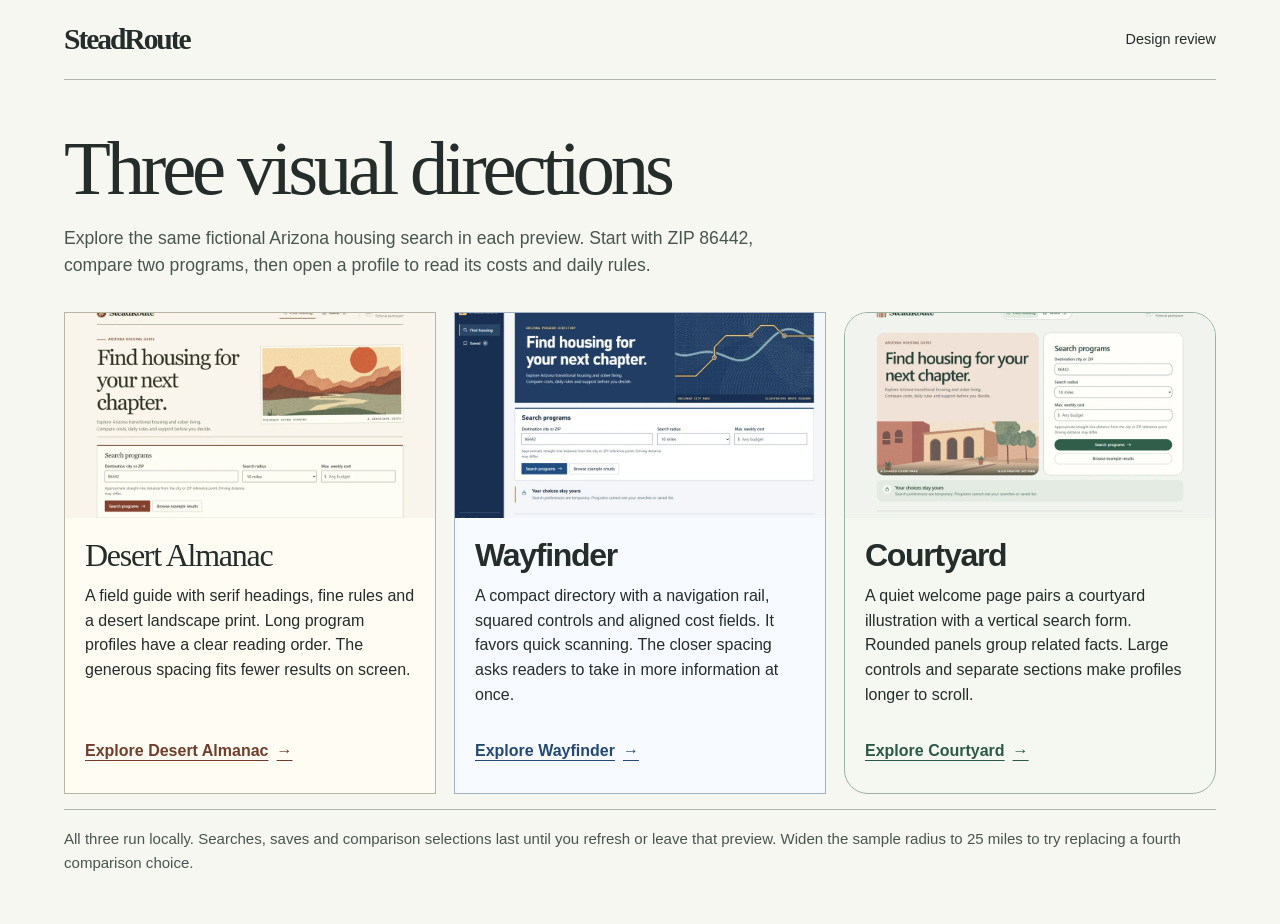
<file: docs/design-concepts/index.html>
<!doctype html>
<html lang="en">
<head>
  <meta charset="utf-8">
  <meta name="viewport" content="width=device-width, initial-scale=1">
  <title>Three visual directions · SteadRoute</title>
  <link rel="stylesheet" href="review.css">
</head>
<body>
  <header><strong>SteadRoute</strong><span>Design review</span></header>
  <main>
    <h1>Three visual directions</h1>
    <p class="intro">Explore the same fictional Arizona housing search in each preview. Start with ZIP 86442, compare two programs, then open a profile to read its costs and daily rules.</p>
    <div class="gallery">
      <article class="almanac"><a class="image" tabindex="-1" aria-hidden="true" href="almanac.html"><img src="art/almanac-preview.webp" alt=""></a>
        <div><h2>Desert Almanac</h2><p>A field guide with serif headings, fine rules and a desert landscape print. Long program profiles have a clear reading order. The generous spacing fits fewer results on screen.</p>
        <a href="almanac.html">Explore Desert Almanac <span aria-hidden="true">→</span></a></div></article>
      <article class="wayfinder"><a class="image" tabindex="-1" aria-hidden="true" href="wayfinder.html"><img src="art/wayfinder-preview.webp" alt=""></a>
        <div><h2>Wayfinder</h2><p>A compact directory with a navigation rail, squared controls and aligned cost fields. It favors quick scanning. The closer spacing asks readers to take in more information at once.</p>
        <a href="wayfinder.html">Explore Wayfinder <span aria-hidden="true">→</span></a></div></article>
      <article class="courtyard"><a class="image" tabindex="-1" aria-hidden="true" href="courtyard.html"><img src="art/courtyard-preview.webp" alt=""></a>
        <div><h2>Courtyard</h2><p>A quiet welcome page pairs a courtyard illustration with a vertical search form. Rounded panels group related facts. Large controls and separate sections make profiles longer to scroll.</p>
        <a href="courtyard.html">Explore Courtyard <span aria-hidden="true">→</span></a></div></article>
    </div>
    <p class="note">All three run locally. Searches, saves and comparison selections last until you refresh or leave that preview. Widen the sample radius to 25 miles to try replacing a fourth comparison choice.</p>
  </main>
</body>
</html>
</file>
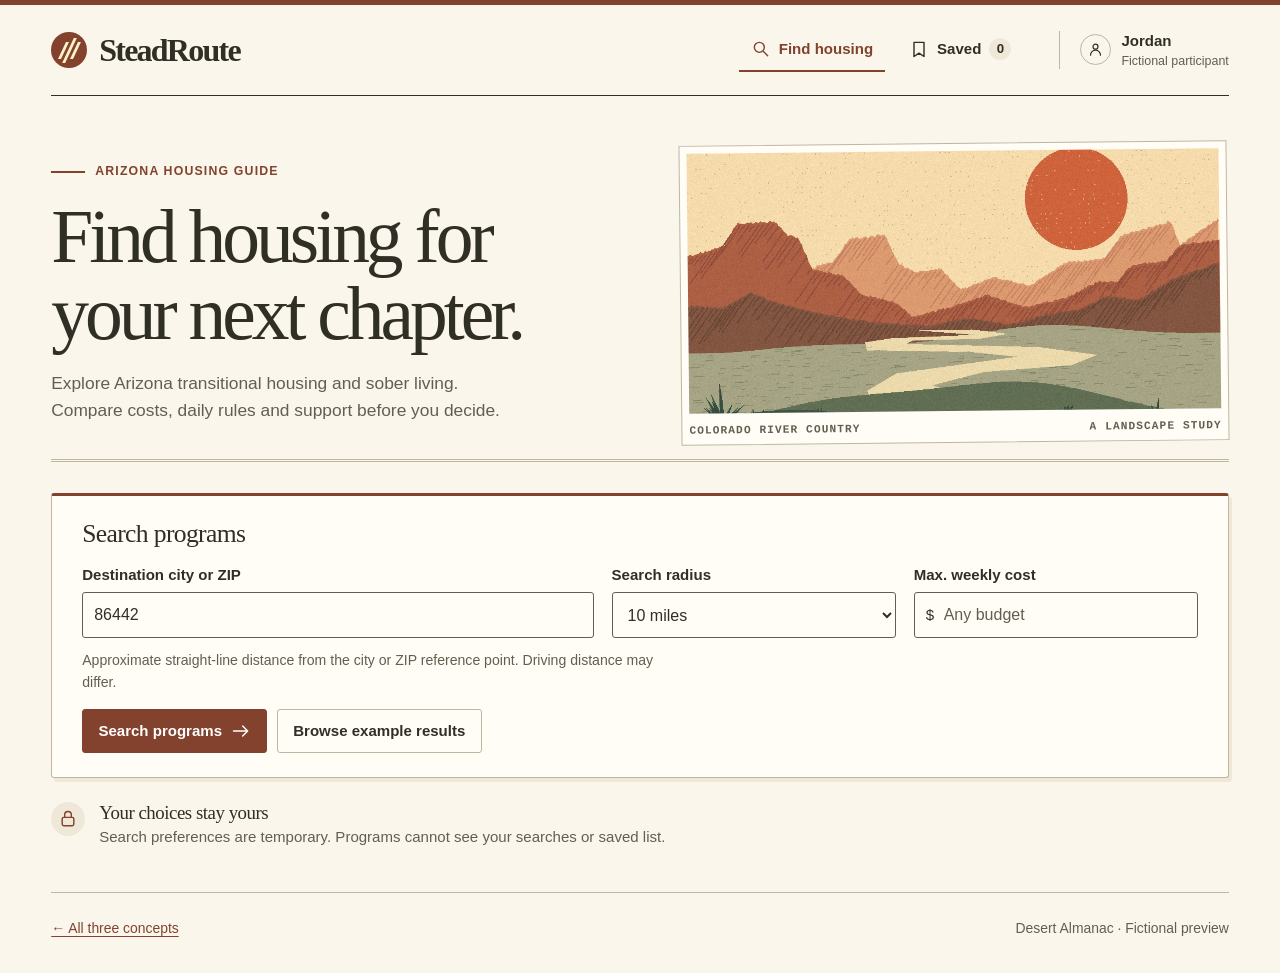
<file: docs/design-concepts/almanac.html>
<!doctype html>
<html lang="en">
<head>
  <meta charset="utf-8">
  <meta name="viewport" content="width=device-width, initial-scale=1">
  <title>Desert Almanac · SteadRoute</title>
  <link rel="stylesheet" href="concepts.css">
  <script defer src="catalog.js"></script>
  <script defer src="preview.js"></script>
</head>
<body class="almanac" data-concept="almanac">
  <a class="skip" href="#content">Skip to content</a>
  <header id="masthead"></header>
  <main id="content" tabindex="-1"></main>
  <footer><a href="index.html">← All three concepts</a><span>Desert Almanac · Fictional preview</span></footer>
  <p class="sr" id="announcement" role="status" aria-live="polite"></p>
  <dialog id="choice" aria-labelledby="dialog-title"></dialog>
</body>
</html>
</file>
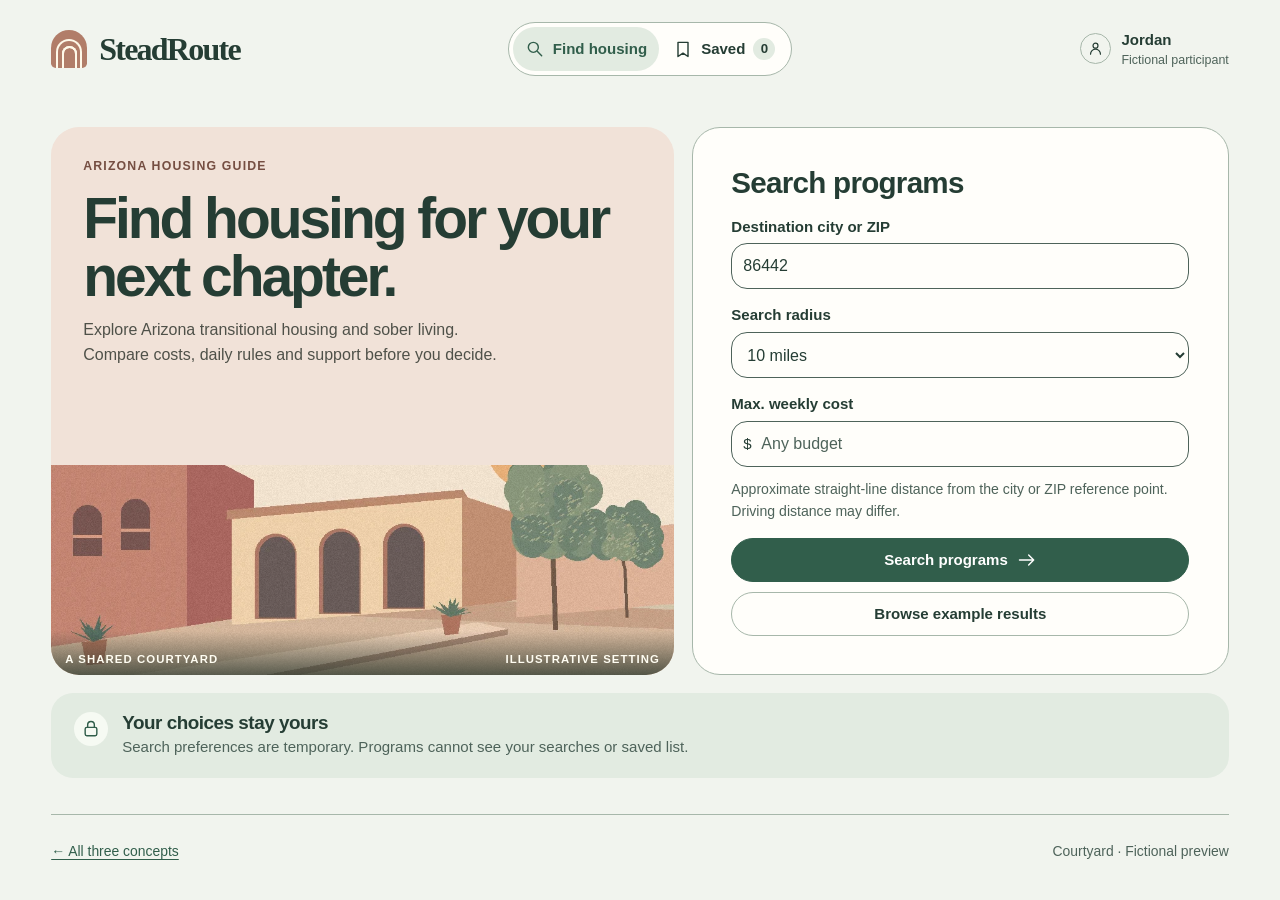
<file: docs/design-concepts/courtyard.html>
<!doctype html>
<html lang="en">
<head>
  <meta charset="utf-8">
  <meta name="viewport" content="width=device-width, initial-scale=1">
  <title>Courtyard · SteadRoute</title>
  <link rel="stylesheet" href="concepts.css">
  <script defer src="catalog.js"></script>
  <script defer src="preview.js"></script>
</head>
<body class="courtyard" data-concept="courtyard">
  <a class="skip" href="#content">Skip to content</a>
  <header id="masthead"></header>
  <main id="content" tabindex="-1"></main>
  <footer><a href="index.html">← All three concepts</a><span>Courtyard · Fictional preview</span></footer>
  <p class="sr" id="announcement" role="status" aria-live="polite"></p>
  <dialog id="choice" aria-labelledby="dialog-title"></dialog>
</body>
</html>
</file>
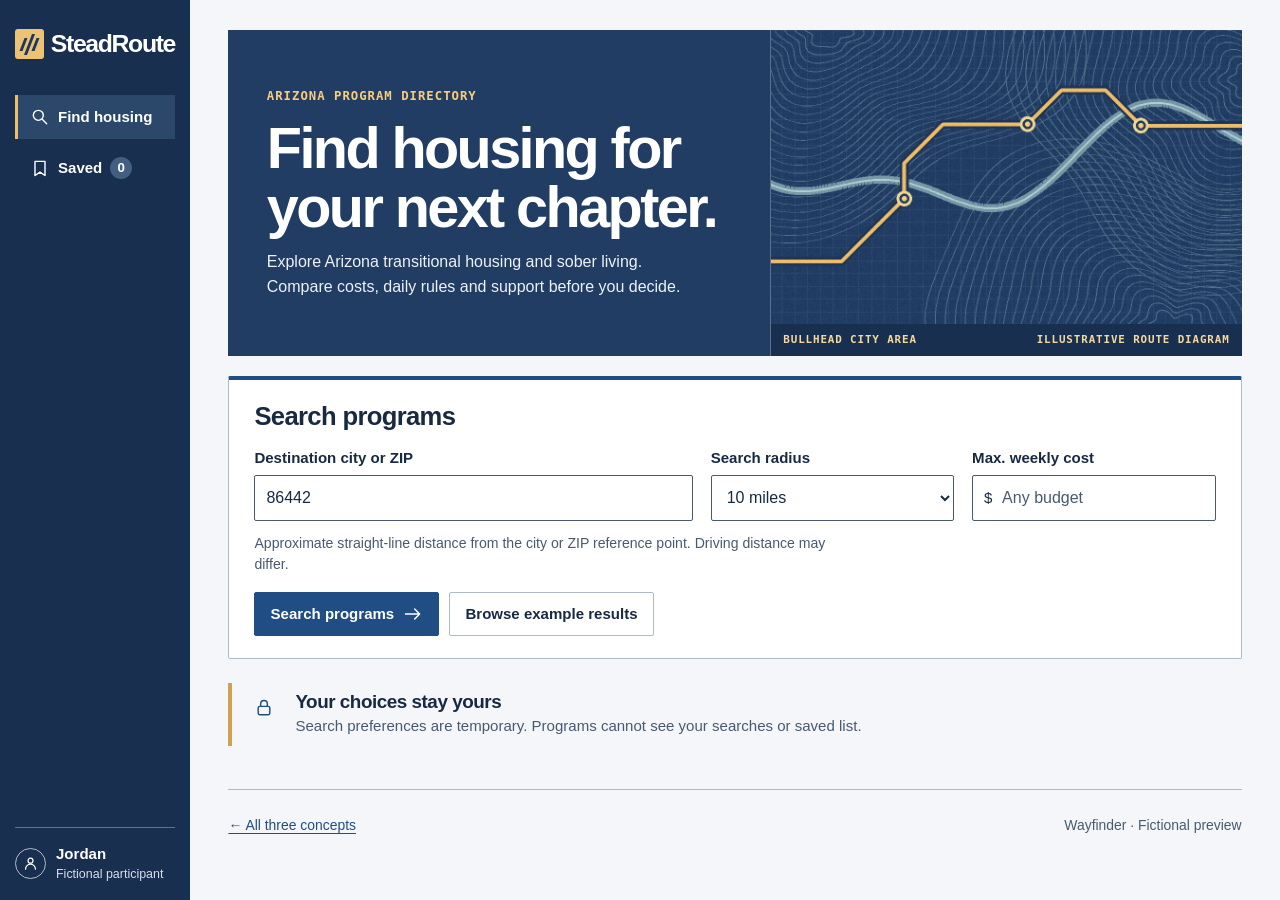
<file: docs/design-concepts/wayfinder.html>
<!doctype html>
<html lang="en">
<head>
  <meta charset="utf-8">
  <meta name="viewport" content="width=device-width, initial-scale=1">
  <title>Wayfinder · SteadRoute</title>
  <link rel="stylesheet" href="concepts.css">
  <script defer src="catalog.js"></script>
  <script defer src="preview.js"></script>
</head>
<body class="wayfinder" data-concept="wayfinder">
  <a class="skip" href="#content">Skip to content</a>
  <header id="masthead"></header>
  <main id="content" tabindex="-1"></main>
  <footer><a href="index.html">← All three concepts</a><span>Wayfinder · Fictional preview</span></footer>
  <p class="sr" id="announcement" role="status" aria-live="polite"></p>
  <dialog id="choice" aria-labelledby="dialog-title"></dialog>
</body>
</html>
</file>
<file: docs/design-concepts/review.css>
* { box-sizing:border-box; }
body { margin:0 auto; max-width:1320px; padding:0 clamp(18px,5vw,75px) 35px; background:#f7f7f2; color:#242d2a; font:1rem/1.55 "Inter","Segoe UI",sans-serif; }
header { display:flex; align-items:center; justify-content:space-between; border-bottom:1px solid #adb7af; padding:23px 0; }
header strong { font:600 1.85rem Georgia,serif; letter-spacing:-.07em; }
header span { font-size:.9rem; }
h1 { font:500 clamp(2.6rem,6vw,5rem)/1.02 "Spectral",Georgia,serif; letter-spacing:-.055em; margin:.65em 0 .22em; }
.intro { max-width:72ch; color:#49554f; margin:0 0 32px; font-size:1.1rem; }
.gallery { display:grid; grid-template-columns:repeat(3,minmax(0,1fr)); gap:18px; }
article { display:flex; flex-direction:column; overflow:hidden; border:1px solid #b9b5a6; background:#fffcf3; }
article div { display:flex; flex:1; flex-direction:column; align-items:flex-start; padding:20px; }
article img { width:100%; display:block; height:auto; aspect-ratio:1.8; object-fit:cover; }
article h2 { font:500 2rem/1.1 "Spectral",Georgia,serif; margin:0; letter-spacing:-.04em; }
article p { margin:.65rem 0 1.35rem; }
article div a { margin-top:auto; min-height:44px; display:inline-flex; align-items:center; gap:8px; color:#713e2e; text-underline-offset:.25em; font-weight:650; }
.wayfinder { background:#f7faff; border-color:#a2b0c1; }
.wayfinder h2 { font-family:Bahnschrift,Arial,sans-serif; font-weight:650; }
.wayfinder div a { color:#254975; }
.courtyard { background:#f5f8f1; border-color:#9eb1a5; border-radius:24px; }
.courtyard h2 { font-family:"Segoe UI",sans-serif; font-weight:620; }
.courtyard div a { color:#2c5947; }
a:focus-visible { outline:3px solid #1852a9; outline-offset:3px; }
.note { border-top:1px solid #adb7af; padding-top:17px; color:#49554f; font-size:.94rem; }
@media(max-width:780px) { .gallery { grid-template-columns:1fr; } article img { max-height:200px; } }
</file>
<file: docs/design-concepts/concepts.css>
* { box-sizing: border-box; }
:root { font-family: "Segoe UI", Arial, sans-serif; color-scheme: light; }
body {
  --paper: #faf6eb; --panel: #fffdf5; --ink: #302f26; --muted: #645e52; --accent: #82422e;
  --deep: #5c3328; --line: #bfb5a1; --soft: #efe8d8; --round: 3px; --display: "Spectral", Georgia, serif;
  margin: 0; background: var(--paper); color: var(--ink); font-size: 16px; line-height: 1.52;
}
svg { width: 20px; height: 20px; flex: none; vertical-align: middle; }
button, input, select { font: inherit; color: inherit; }
button, .button, select, summary, .check, a { cursor: pointer; }
a { color: var(--accent); text-underline-offset: .22em; }
button, .button {
  display: inline-flex; align-items: center; justify-content: center; gap: .55rem; min-height: 44px;
  border: 1px solid var(--line); border-radius: var(--round); background: var(--panel); color: var(--ink);
  padding: .55rem .95rem; font-weight: 600; font-size: .94rem; text-decoration: none; line-height: 1.35;
}
button:hover:not(:disabled), .button:hover { background: var(--soft); border-color: var(--accent); }
.primary { background: var(--accent); color: white; border-color: var(--accent); }
.primary:hover:not(:disabled), .primary.button:hover { background: var(--deep); color: white; }
button:disabled { background: var(--soft); color: var(--muted); border-color: var(--line); cursor: default; }
:focus-visible { outline: 3px solid #1250a1; outline-offset: 3px; box-shadow: 0 0 0 3px white; }
[hidden] { display: none !important; }
.sr, .skip:not(:focus) { position:absolute; width:1px; height:1px; padding:0; margin:-1px; overflow:hidden; clip-path:inset(50%); white-space:nowrap; }
.skip:focus { position:fixed; z-index:20; left:10px; top:10px; padding:10px 15px; background:white; color:#17263b; }
h1, h2, h3, p, figure, dl, dd { margin: 0; }
h1, h2, h3 { font-family: var(--display); line-height: 1.12; font-weight: 500; }
h1 { font-size: clamp(2.6rem, 4.9vw, 4.65rem); letter-spacing: -.053em; margin: .15em 0 .22em; }
h2 { font-size: 1.6rem; letter-spacing: -.025em; }
h3 { font-size: 1.16rem; }
p { max-width: 74ch; }
header, main, footer { width: min(1192px, calc(100% - 8vw)); margin-inline: auto; }
header { display: flex; gap: 36px; align-items: center; padding: 23px 0; border-bottom: 1px solid var(--ink); }
.brand { display: flex; gap: 12px; align-items:center; font-family:var(--display); font-size:2rem; font-weight:700; line-height:1; letter-spacing:-.055em; }
.mark { width:36px; height:36px; border-radius:50%; display:flex; gap:3px; align-items:center; justify-content:center; background:var(--accent); transform:rotate(0); overflow:hidden; }
.mark i { height:17px; width:3px; background:#fff2c9; transform:skew(-25deg); }
.mark i:nth-child(2) { height:25px; }
header nav { display:flex; gap:12px; margin-left:auto; }
header nav a { min-height:44px; display:flex; align-items:center; gap:8px; padding:8px 12px; text-decoration:none; color:var(--ink); font-weight:600; font-size:.94rem; border-bottom:2px solid transparent; }
header nav a[aria-current] { border-color:var(--accent); color:var(--accent); }
header nav a:hover { background:var(--soft); }
.count { font-size:.83rem; min-width:22px; padding:1px 5px; text-align:center; background:var(--soft); border-radius:12px; }
.persona { display:flex; align-items:center; gap:10px; font-weight:600; font-size:.94rem; line-height:1.3; padding-left:20px; border-left:1px solid var(--line); }
.persona svg { width:31px; height:31px; padding:6px; border:1px solid var(--line); border-radius:50%; }
.persona small { display:block; font-weight:400; color:var(--muted); font-size:.78rem; margin-top:2px; }
main { padding-block:35px 24px; min-height:68vh; }
footer { margin-block:12px 0; padding:14px 0 22px; border-top:1px solid var(--line); display:flex; justify-content:space-between; align-items:center; gap:10px; font-size:.87rem; color:var(--muted); }
footer a, .back-row a { display:inline-flex; min-height:44px; align-items:center; }
.eyebrow, figcaption { font-size:.77rem; font-weight:700; letter-spacing:.095em; text-transform:uppercase; color:var(--accent); }
.hero { display:grid; grid-template-columns:1.04fr 1fr; gap:5%; align-items:center; margin:4px 0 31px; }
.hero h1 { font-size:clamp(3.25rem,5.9vw,5.5rem); line-height:1.02; margin:.23em 0; }
.hero p { max-width:49ch; font-size:1.085rem; line-height:1.55; }
.illustration img { width:100%; height:auto; display:block; aspect-ratio:2.05; object-fit:cover; }
figcaption { display:flex; justify-content:space-between; gap:12px; padding:9px 0 0; color:var(--muted); font-size:.71rem; }
.page-heading { margin-bottom:25px; }
.hero .page-heading { margin:0; }
.page-heading > p { color:var(--muted); }
.search-box, .filter-box, .empty, .card { border:1px solid var(--line); border-radius:var(--round); background:var(--panel); }
.search-box { padding:24px 30px; }
.search-box h2 { margin-bottom:16px; }
.fields { display:grid; grid-template-columns:1.8fr 1fr 1fr; gap:18px; }
.fields label, .sort-bar label { font-weight:600; font-size:.94rem; }
input:not([type=checkbox]), select { min-width:0; width:100%; min-height:46px; padding:8px 11px; border:1px solid var(--muted); border-radius:var(--round); background:var(--panel); font-weight:400; font-size:1rem; }
.fields label > input, .fields label > select, .money { margin-top:5px; }
.money { position:relative; display:block; }
.money > span { position:absolute; left:12px; top:50%; transform:translateY(-50%); font-weight:400; }
.money input { padding-left:29px; }
input::placeholder { color:var(--muted); opacity:1; }
.note { font-size:.88rem; color:var(--muted); }
.search-box .note { margin:12px 0 16px; }
.actions, .card-actions, .back-row { display:flex; gap:10px; align-items:center; flex-wrap:wrap; }
.privacy { display:flex; align-items:flex-start; gap:14px; margin:24px 0 7px; }
.privacy > svg { width:34px; height:34px; padding:7px; background:var(--soft); border-radius:50%; color:var(--accent); }
.privacy h2 { font-size:1.18rem; margin-bottom:3px; }
.privacy p { color:var(--muted); font-size:.94rem; }
.results-grid { display:grid; grid-template-columns:minmax(215px,.34fr) minmax(0,1fr); align-items:start; gap:25px; }
.filter-box { padding:20px; background:var(--soft); }
.filter-box h2 { margin-bottom:19px; font-size:1.35rem; display:flex; gap:8px; align-items:center; }
.filter-box .fields { grid-template-columns:1fr; gap:11px; }
fieldset { min-width:0; padding:0; border:0; margin:18px 0 11px; }
legend { font-weight:700; margin:0 0 5px; padding:0; }
.check { min-height:44px; display:flex; align-items:center; gap:9px; font-size:.94rem; }
input[type=checkbox] { width:18px; height:18px; accent-color:var(--accent); margin:0; flex:none; }
.pending { color:var(--muted); font-size:.88rem; margin:14px 0; }
.dirty, .uncertain { font-weight:700; color:var(--accent); }
.error:not(:empty) { margin:10px 0; color:#882b26; font-weight:600; }
[aria-invalid=true] { border:2px solid #882b26 !important; }
.panel-toggle { display:none; }
.sort-bar { display:flex; justify-content:flex-end; margin-bottom:10px; }
.sort-bar label { display:flex; align-items:center; gap:8px; }
.sort-bar select { width:auto; }
.card { margin-bottom:15px; padding:22px 25px; }
.card-head { display:flex; justify-content:space-between; gap:16px; align-items:flex-start; }
.card h2 { margin-top:3px; font-size:clamp(1.6rem,2.6vw,2.25rem); }
.listing { font-size:.8rem; line-height:1.3; color:var(--accent); border:1px solid var(--line); padding:5px 8px; border-radius:var(--round); background:var(--soft); }
.location { display:flex; align-items:center; gap:5px; color:var(--muted); margin:6px 0 14px; }
.location svg { width:17px; }
.card-facts { display:grid; grid-template-columns:1fr 1fr; gap:13px 20px; padding-block:14px; border-block:1px solid var(--line); }
dt { font-size:.87rem; font-weight:600; color:var(--muted); }
.price { font-weight:700; color:var(--accent); }
.service { margin:11px 0 4px; }
.card-actions { margin-top:15px; }
.compare-check { margin-left:auto; }
button[aria-pressed=true] { color:var(--accent); background:var(--soft); border-color:var(--accent); }
.tray { padding:15px 18px; background:var(--soft); border:1px solid var(--line); display:flex; justify-content:space-between; align-items:center; gap:12px; border-radius:var(--round); }
.empty { padding:24px; }
.empty p { margin:10px 0 15px; }
.back-row { margin:-12px 0 12px; }
.profile-head { padding:22px 26px; border-block:1px solid var(--line); background:var(--soft); }
.profile-head .save-button { margin-top:14px; }
.profile-grid { margin-top:22px; }
.section-nav { display:flex; flex-wrap:wrap; gap:6px; margin-bottom:18px; }
.section-nav button { font-size:.9rem; }
.sections section, .comparison section { padding:22px 0; border-top:1px solid var(--line); }
.sections h2, .comparison h2 { margin:0 0 13px; scroll-margin-top:16px; }
.detail-facts > div { display:grid; grid-template-columns:minmax(125px,.35fr) 1fr; gap:15px; padding:6px 0; }
.sections .actions, .sections details { margin-top:10px; }
summary { min-height:44px; padding:10px 0; font-weight:600; color:var(--accent); }
.evidence { padding:14px; border-left:3px solid var(--accent); background:var(--soft); margin:0 0 14px; }
.topic { display:grid; grid-template-columns:repeat(var(--columns),minmax(0,1fr)); gap:14px; }
.topic > div { padding:14px; background:var(--panel); border-left:3px solid var(--line); }
.topic h3 { margin-bottom:7px; }
dialog { background:var(--panel); color:var(--ink); width:min(440px,calc(100% - 32px)); padding:25px; border:1px solid var(--ink); border-radius:var(--round); }
dialog p { margin:12px 0 20px; }
dialog::backdrop { background:#18242b88; }
.dialog-actions { display:grid; gap:9px; }
.saved-list { max-width:900px; }

/* Desert Almanac — a wide, ruled field guide with a framed landscape print. */
.almanac { border-top:5px solid #82422e; background-image:radial-gradient(#836f4810 .7px,transparent .7px); background-size:4px 4px; }
.almanac .hero { padding-block:8px 16px; border-bottom:3px double var(--line); }
.almanac .illustration { border:1px solid var(--line); padding:7px 7px 5px; background:var(--panel); transform:rotate(-.6deg); }
.almanac figcaption { font-family:"Courier Prime","Courier New",monospace; font-weight:600; font-size:.7rem; }
.almanac .hero .eyebrow:before { content:""; width:34px; height:2px; background:var(--accent); display:inline-block; vertical-align:middle; margin-right:10px; }
.almanac .search-box { border-top:3px solid var(--accent); box-shadow:3px 4px 0 var(--soft); }
.almanac .profile-grid { display:grid; grid-template-columns:215px 1fr; gap:36px; align-items:start; }
.almanac .section-nav { display:grid; gap:0; border-top:2px solid var(--accent); }
.almanac .section-nav button { justify-content:flex-start; background:transparent; border:0; border-bottom:1px solid var(--line); border-radius:0; }

/* Wayfinder — a fixed-width navigation rail and compact directory on a grid. */
.wayfinder {
  --paper:#f4f6f9; --panel:#fff; --ink:#172a42; --muted:#485a70; --accent:#204d83;
  --deep:#18395f; --line:#afbac8; --soft:#e6ecf2; --round:2px; --display:"Barlow Semi Condensed",Bahnschrift,"Arial Narrow",Arial,sans-serif;
  --rail:190px; padding-left:var(--rail); font-family:"Inter","Segoe UI",sans-serif;
}
.wayfinder header { position:fixed; inset:0 auto 0 0; width:var(--rail); padding:29px 15px 18px; flex-direction:column; align-items:stretch; gap:36px; border:0; background:#182f50; color:#fff; }
.wayfinder .brand { font-size:1.55rem; font-weight:600; gap:7px; }
.wayfinder .mark { width:30px; height:30px; border-radius:3px; background:#eec275; }
.wayfinder .mark i { background:#1d385b; height:13px; transform:skew(-21deg); }
.wayfinder .mark i:nth-child(2) { height:21px; }
.wayfinder header nav { margin:0; display:grid; gap:7px; }
.wayfinder header nav a { color:#fff; border:0; border-left:3px solid transparent; }
.wayfinder header nav a[aria-current], .wayfinder header nav a:hover { background:#2b476a; color:white; border-color:#efbd6a; }
.wayfinder .count { color:#fff; background:#425e80; }
.wayfinder .persona { margin-top:auto; padding:16px 0 0; border:0; border-top:1px solid #61738a; }
.wayfinder .persona small { color:#d5dfe9; }
.wayfinder main, .wayfinder footer { width:min(1192px,calc(100% - 6vw)); }
.wayfinder main { padding-top:30px; }
.wayfinder .hero { background:#213d64; color:white; grid-template-columns:1.15fr 1fr; gap:0; margin:0 0 20px; align-items:stretch; }
.wayfinder .intro { padding:clamp(20px,3vw,45px); align-self:center; }
.wayfinder .hero h1 { font-size:clamp(3rem,4.5vw,4.6rem); font-weight:650; letter-spacing:-.045em; }
.wayfinder .hero .eyebrow { color:#f9cd7c; }
.wayfinder .hero p { color:#edf2f8; font-size:1rem; }
.wayfinder .illustration { display:flex; flex-direction:column; min-height:100%; border-left:1px solid #59718d; }
.wayfinder .illustration img { flex:1; min-height:0; aspect-ratio:1.6; height:150px; }
.wayfinder figcaption { background:#182f50; color:#f3d99f; padding:8px 12px; font-size:.68rem; }
.wayfinder h1,.wayfinder h2,.wayfinder h3 { font-weight:650; }
.wayfinder .search-box { padding:22px 25px; border-top:4px solid var(--accent); }
.wayfinder .eyebrow, .wayfinder figcaption { font-family:"IBM Plex Mono",Consolas,monospace; letter-spacing:.08em; }
.wayfinder .privacy { border-left:4px solid #d0a14f; padding:8px 15px; }
.wayfinder .privacy > svg { background:transparent; }
.wayfinder .results-grid { gap:16px; grid-template-columns:clamp(205px,20vw,260px) minmax(0,1fr); }
.wayfinder .card { padding:17px 19px; margin-bottom:9px; border-left:4px solid var(--accent); }
.wayfinder .card-facts { gap:8px 15px; padding-block:9px; }
.wayfinder .price { font-family:Consolas,monospace; }
.wayfinder .profile-head { background:#203d62; color:#fff; border:0; }
.wayfinder .profile-head .eyebrow, .wayfinder .profile-head .location { color:#f1d49a; }
.wayfinder .section-nav { gap:0; border-block:1px solid var(--line); }
.wayfinder .section-nav button { border:0; background:transparent; color:var(--accent); text-decoration:underline; }
.wayfinder .comparison section { padding:14px 0; }
.wayfinder .topic { gap:2px; }

/* Courtyard — an illustrated welcome panel alongside a vertical search form. */
.courtyard {
  --paper:#f1f4ee; --panel:#fffefa; --ink:#253d34; --muted:#4e635a; --accent:#315e4b; --deep:#234736;
  --line:#a7b7aa; --soft:#e2ebe1; --round:16px; --display:"Bricolage Grotesque","Segoe UI",Arial,sans-serif;
  font-family:"Nunito","Segoe UI",Arial,sans-serif;
}
.courtyard header { border-bottom:0; gap:20px; padding:22px 0 16px; }
.courtyard .brand { font-family:"DM Serif Text",Georgia,serif; font-weight:600; }
.courtyard .mark { width:36px; height:38px; border-radius:19px 19px 5px 5px; background:#b17d69; position:relative; }
.courtyard .mark i { width:15px; height:22px; border:2px solid #fff9e9; border-bottom:0; background:transparent; border-radius:9px 9px 0 0; transform:none; position:absolute; bottom:0; }
.courtyard .mark i:nth-child(2) { width:26px; height:29px; border-radius:16px 16px 0 0; }
.courtyard header nav { margin:auto; background:var(--panel); padding:4px; border-radius:28px; border:1px solid var(--line); gap:2px; }
.courtyard header nav a { border:0; border-radius:22px; }
.courtyard header nav a[aria-current] { background:var(--soft); }
.courtyard .persona { border:0; }
.courtyard h1, .courtyard h2, .courtyard h3 { font-weight:620; }
.courtyard .hero h1 { font-size:clamp(2.8rem,4.45vw,4.5rem); }
.courtyard .landing { display:grid; grid-template-columns:1.16fr 1fr; gap:18px; align-items:stretch; }
.courtyard .hero { display:flex; flex-direction:column; align-items:stretch; justify-content:space-between; margin:0; border-radius:28px; background:#f1e2d8; overflow:hidden; }
.courtyard .intro { padding:30px 32px 16px; }
.courtyard .hero p { font-size:1rem; color:#4f5149; }
.courtyard .hero .eyebrow { color:#754e42; }
.courtyard .illustration { position:relative; }
.courtyard .illustration img { height:210px; object-fit:cover; object-position:50% 58%; }
.courtyard figcaption { color:#fffdf2; position:absolute; inset:auto 0 0; padding:20px 14px 7px; background:linear-gradient(transparent,#333d32ca); }
.courtyard .search-box { border-radius:28px; padding:clamp(24px,3vw,42px); display:flex; flex-direction:column; justify-content:center; }
.courtyard .fields { grid-template-columns:1fr; gap:15px; }
.courtyard .search-box .actions { align-items:stretch; flex-direction:column; }
.courtyard .search-box h2 { font-size:1.85rem; }
.courtyard .privacy { grid-column:1/-1; padding:19px 23px; background:var(--soft); border-radius:22px; margin:0; }
.courtyard .privacy > svg { background:#f6faf3; }
.courtyard button, .courtyard .button { border-radius:24px; }
.courtyard .card { border-radius:22px; padding:25px 28px; box-shadow:0 3px 0 #dce4da; }
.courtyard .card-facts { border:0; background:#f0f4ec; border-radius:14px; padding:15px; }
.courtyard .listing { border:0; border-radius:14px; padding:6px 10px; }
.courtyard .profile-head { border:0; border-radius:24px; background:#ede1d7; }
.courtyard .sections section,.courtyard .comparison section { border:1px solid var(--line); border-radius:18px; background:var(--panel); padding:22px 25px; margin:12px 0; }
.courtyard .topic > div { border-radius:12px; background:var(--soft); border:0; }

@media(max-width: 1040px) {
  .wayfinder { --rail:155px; }
  .wayfinder header { padding-inline:10px; }
  .wayfinder .brand { font-size:1.3rem; }
  .wayfinder .card-head { display:block; }
  .wayfinder .listing { display:inline-block; margin-top:8px; }
  .wayfinder figcaption span:last-child { display:none; }
}
@media(max-width: 720px) {
  header,main,footer,.wayfinder main,.wayfinder footer { width:calc(100% - 32px); }
  header,.courtyard header { display:grid; grid-template-columns:1fr auto; padding:15px 0 0; gap:9px; }
  .brand { font-size:1.65rem; gap:8px; }
  .persona { grid-column:2; grid-row:1; padding-left:0; border:0; font-size:.85rem; }
  .persona svg { display:none; }
  header nav,.courtyard header nav { grid-column:1/-1; grid-row:2; margin:0; gap:5px; justify-self:start; }
  header nav a { min-height:44px; padding:6px 10px; }
  main,.wayfinder main { padding-block:22px 14px; }
  .hero,.wayfinder .hero { grid-template-columns:1fr; gap:18px; margin:0 0 17px; }
  .hero h1,.wayfinder .hero h1,.courtyard .hero h1 { font-size:clamp(2.6rem,8.6vw,3.7rem); }
  .hero p { font-size:1rem; }
  .almanac .illustration img,.wayfinder .illustration img { height:clamp(90px,24vw,160px); aspect-ratio:auto; }
  .almanac .hero { padding-bottom:13px; }
  .almanac .illustration { transform:none; }
  .search-box,.wayfinder .search-box,.courtyard .search-box { padding:18px; }
  .fields,.filter-box .fields,.courtyard .fields { grid-template-columns:1fr 1fr; gap:10px; }
  .fields label:first-child { grid-column:1/-1; }
  .results-grid,.wayfinder .results-grid,.almanac .profile-grid { grid-template-columns:minmax(0,1fr); gap:16px; }
  .filter-box { padding:15px; }
  .filter-box h2 { margin-bottom:12px; }
  .panel-toggle { display:inline-flex; margin-top:10px; }
  .pending { margin:10px 0; }
  .card,.wayfinder .card,.courtyard .card { padding:16px; }
  .card-head { display:block; }
  .listing { display:inline-block; margin-top:7px; }
  .card-actions { gap:6px 9px; }
  .compare-check { margin-left:0; }
  .card-facts,.courtyard .card-facts { gap:11px; }
  .topic { grid-template-columns:1fr; gap:6px; }
  .detail-facts > div { grid-template-columns:1fr; gap:1px; padding:7px 0; }
  .tray { flex-wrap:wrap; padding:12px; }
  .profile-head,.courtyard .sections section,.courtyard .comparison section { padding:17px; }
  .almanac .section-nav { display:flex; border:0; flex-wrap:wrap; gap:4px; }
  .section-nav button { padding:7px 9px; }
  .back-row { margin-bottom:4px; }
  footer { flex-wrap:wrap; padding-bottom:12px; }
  .wayfinder { padding-left:0; }
  .wayfinder header { display:grid; width:100%; position:static; padding:13px 16px 0; gap:9px; }
  .wayfinder header nav { display:flex; }
  .wayfinder .persona { padding:0; border:0; margin:0; }
  .wayfinder .hero { gap:0; }
  .wayfinder .intro { padding:19px; }
  .wayfinder .illustration { border:0; min-height:0; }
  .wayfinder .illustration img { flex:none; }
  .wayfinder figcaption span:last-child { display:block; }
  .courtyard header { padding-bottom:2px; }
  .courtyard .landing { grid-template-columns:1fr; gap:13px; }
  .courtyard .hero { gap:4px; }
  .courtyard .intro { padding:21px 20px 8px; }
  .courtyard .illustration img { height:clamp(100px,25vw,160px); }
  .courtyard .privacy { padding:16px; }
}
@media(max-width: 370px) {
  .persona small { font-size:.72rem; }
  .fields label,.sort-bar label { font-size:.88rem; }
  figcaption { letter-spacing:.02em; }
  .card-facts { grid-template-columns:1fr; }
}
.applied-list { display:block; margin-top:5px; font-weight:600; }
@media(max-width:720px) {
  .filter-box { display:grid; grid-template-columns:minmax(0,1.3fr) minmax(0,1fr); gap:8px 10px; }
  .filter-box h2 { margin:0 0 3px; }
  .filter-box > :is(h2,#policy,.pending,.error,.actions) { grid-column:1/-1; }
  .filter-box .fields { display:contents; }
  .filter-box .fields label:first-child { grid-column:auto; }
  .filter-box .panel-toggle { align-self:end; margin-top:0; min-height:46px; }
  .filter-box .pending { margin:1px 0; }
  .filter-box .error:empty { display:none; }
}
</file>
